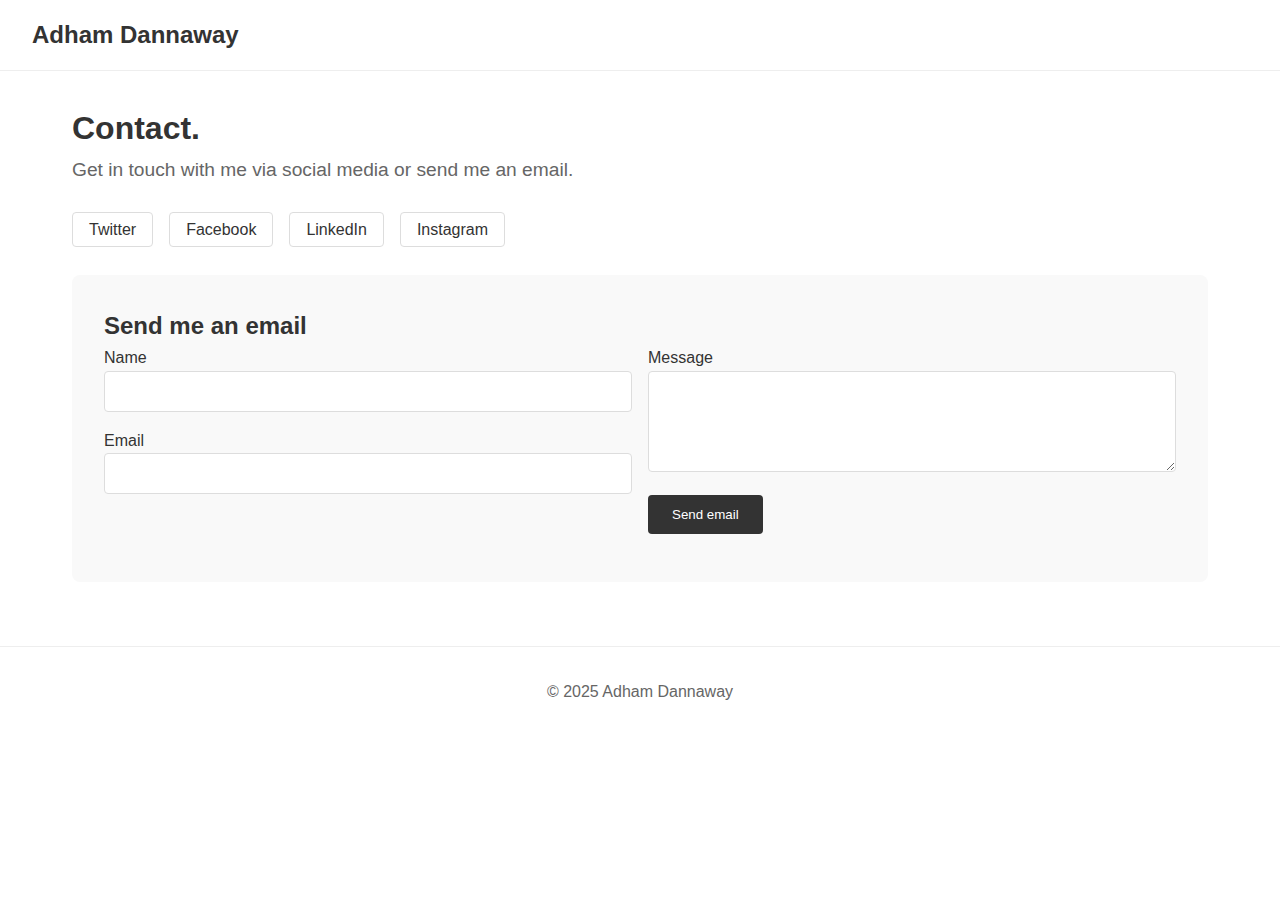
<file: contact/index.html>
<!DOCTYPE html>
<html lang="en">
<head>
    <meta charset="UTF-8">
    <meta name="viewport" content="width=device-width, initial-scale=1.0">
    <title>Contact Adham Dannaway - Product designer</title>
    <meta name="description" content="Contact Adham Dannaway via email or social media.">
    
    <!-- Styles -->
    <style>
        /* Basic reset and typography */
        * {
            margin: 0;
            padding: 0;
            box-sizing: border-box;
        }
        
        body {
            font-family: -apple-system, BlinkMacSystemFont, 'Segoe UI', Roboto, Oxygen, Ubuntu, Cantarell, sans-serif;
            line-height: 1.6;
            color: #333;
            background-color: #fff;
        }
        
        /* Header styles */
        header {
            padding: 1rem 2rem;
            border-bottom: 1px solid #eee;
        }
        
        .logo {
            font-weight: bold;
            text-decoration: none;
            color: #333;
            font-size: 1.5rem;
        }
        
        /* Main content styles */
        .content {
            max-width: 1200px;
            margin: 0 auto;
            padding: 2rem;
        }
        
        .intro {
            font-size: 1.2rem;
            margin-bottom: 2rem;
            color: #666;
        }
        
        /* Social links */
        .social-disc {
            list-style: none;
            display: flex;
            gap: 1rem;
            margin: 2rem 0;
        }
        
        .social-disc a {
            text-decoration: none;
            color: #333;
            padding: 0.5rem 1rem;
            border: 1px solid #ddd;
            border-radius: 4px;
            transition: all 0.3s ease;
        }
        
        .social-disc a:hover {
            background-color: #f5f5f5;
        }
        
        /* Form styles */
        .form {
            background-color: #f9f9f9;
            padding: 2rem;
            border-radius: 8px;
            margin-top: 2rem;
        }
        
        form p {
            margin-bottom: 1rem;
        }
        
        input, textarea {
            width: 100%;
            padding: 0.75rem;
            border: 1px solid #ddd;
            border-radius: 4px;
            font-family: inherit;
        }
        
        button {
            background-color: #333;
            color: white;
            border: none;
            padding: 0.75rem 1.5rem;
            border-radius: 4px;
            cursor: pointer;
            transition: background-color 0.3s ease;
        }
        
        button:hover {
            background-color: #555;
        }
        
        /* Footer styles */
        footer {
            text-align: center;
            padding: 2rem;
            margin-top: 2rem;
            border-top: 1px solid #eee;
            color: #666;
        }
        
        /* Responsive design */
        @media (max-width: 768px) {
            .content {
                padding: 1rem;
            }
            
            .social-disc {
                flex-direction: column;
            }
        }
    </style>
</head>
<body>
    <header>
        <a href="/" class="logo">Adham Dannaway</a>
    </header>

    <main class="content">
        <h1>Contact.</h1>
        <p class="intro">Get in touch with me via social media or send me an email.</p>
        
        <ul class="social-disc">
            <li><a href="https://www.twitter.com/AdhamDannaway" target="_blank">Twitter</a></li>
            <li><a href="https://www.facebook.com/ilikeadham" target="_blank">Facebook</a></li>
            <li><a href="https://au.linkedin.com/in/adhamdannaway" target="_blank">LinkedIn</a></li>
            <li><a href="https://www.instagram.com/adham.dannaway" target="_blank">Instagram</a></li>
        </ul>

        <section class="form">
            <h2>Send me an email</h2>
            <form action="#" method="post">
                <div style="display: grid; grid-template-columns: 1fr 1fr; gap: 1rem;">
                    <div>
                        <p>
                            <label for="name">Name</label>
                            <input type="text" id="name" name="name" required>
                        </p>
                        <p>
                            <label for="email">Email</label>
                            <input type="email" id="email" name="email" required>
                        </p>
                    </div>
                    <div>
                        <p>
                            <label for="message">Message</label>
                            <textarea id="message" name="message" rows="5" required></textarea>
                        </p>
                        <p>
                            <button type="submit">Send email</button>
                        </p>
                    </div>
                </div>
            </form>
        </section>
    </main>

    <footer>
        <p>© 2025 Adham Dannaway</p>
    </footer>
</body>
</html>
</file>
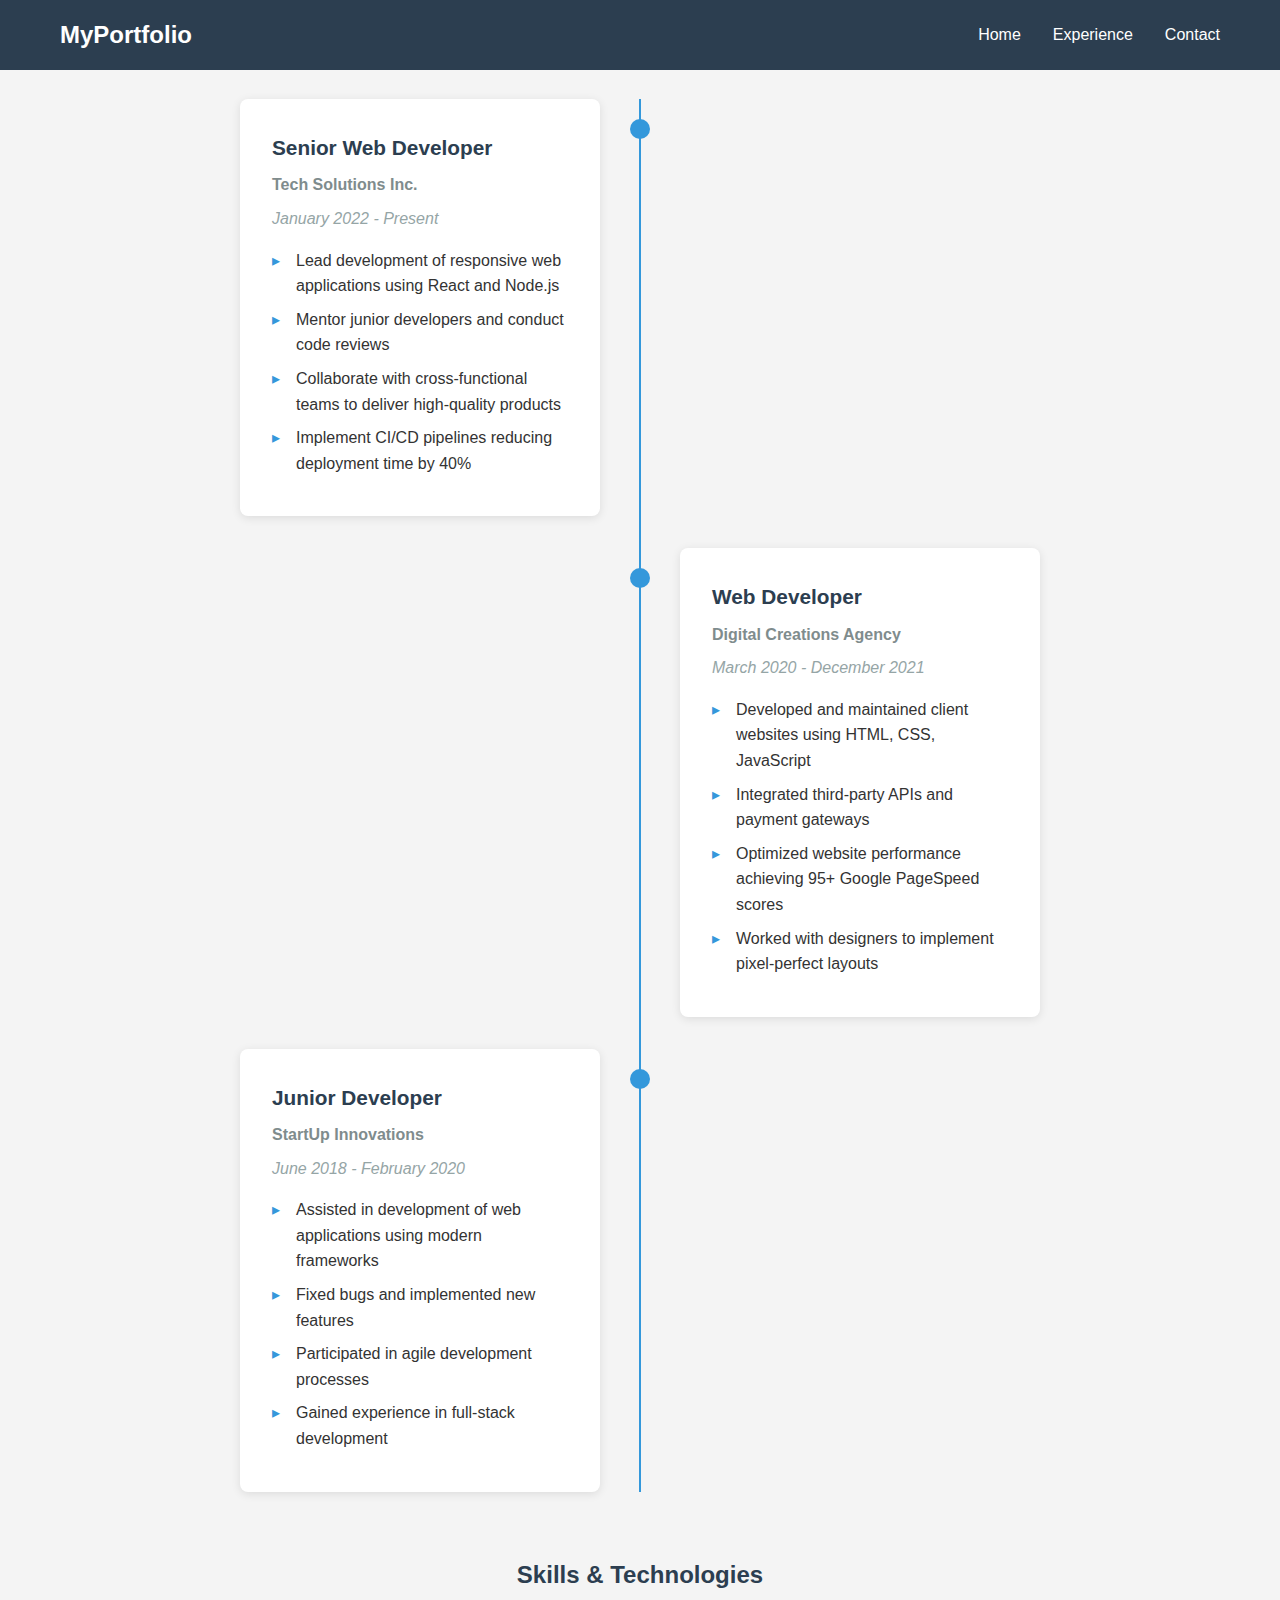
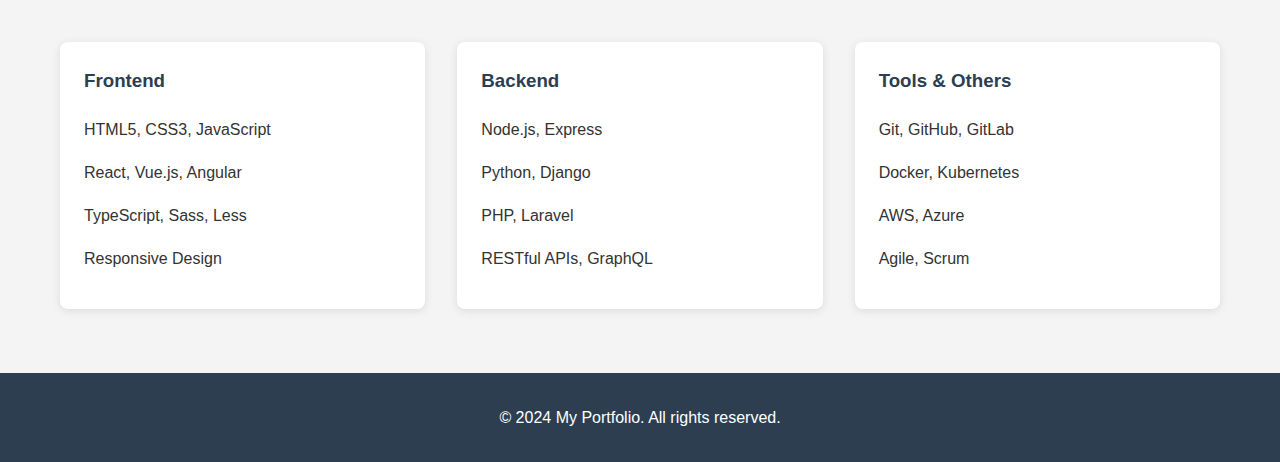
<file: experience.html>
<!DOCTYPE html>
<html lang="en">
<head>
    <meta charset="UTF-8">
    <meta name="viewport" content="width=device-width, initial-scale=1.0">
    <title>My Experience - Portfolio</title>
    <style>
        * {
            margin: 0;
            padding: 0;
            box-sizing: border-box;
        }

        body {
            font-family: 'Arial', sans-serif;
            line-height: 1.6;
            color: #333;
            background-color: #f4f4f4;
        }

        .container {
            max-width: 1200px;
            margin: 0 auto;
            padding: 0 20px;
        }

        header {
            background-color: #2c3e50;
            color: white;
            padding: 1rem 0;
            position: fixed;
            width: 100%;
            top: 0;
            z-index: 1000;
        }

        nav {
            display: flex;
            justify-content: space-between;
            align-items: center;
        }

        .logo {
            font-size: 1.5rem;
            font-weight: bold;
        }

        .nav-links {
            display: flex;
            list-style: none;
        }

        .nav-links li {
            margin-left: 2rem;
        }

        .nav-links a {
            color: white;
            text-decoration: none;
            transition: color 0.3s;
        }

        .nav-links a:hover {
            color: #3498db;
        }

        main {
            margin-top: 80px;
            padding: 2rem 0;
        }

        .section-title {
            text-align: center;
            margin-bottom: 3rem;
            color: #2c3e50;
        }

        .experience-timeline {
            position: relative;
            max-width: 800px;
            margin: 0 auto;
        }

        .experience-timeline::before {
            content: '';
            position: absolute;
            left: 50%;
            transform: translateX(-50%);
            width: 2px;
            height: 100%;
            background-color: #3498db;
        }

        .experience-item {
            background: white;
            padding: 2rem;
            margin: 2rem 0;
            border-radius: 8px;
            box-shadow: 0 2px 10px rgba(0,0,0,0.1);
            position: relative;
            width: calc(50% - 40px);
        }

        .experience-item:nth-child(odd) {
            margin-left: 0;
            margin-right: auto;
        }

        .experience-item:nth-child(even) {
            margin-left: auto;
            margin-right: 0;
        }

        .experience-item::before {
            content: '';
            position: absolute;
            top: 20px;
            width: 20px;
            height: 20px;
            background-color: #3498db;
            border-radius: 50%;
        }

        .experience-item:nth-child(odd)::before {
            right: -50px;
        }

        .experience-item:nth-child(even)::before {
            left: -50px;
        }

        .job-title {
            color: #2c3e50;
            margin-bottom: 0.5rem;
            font-size: 1.3rem;
        }

        .company {
            color: #7f8c8d;
            font-weight: bold;
            margin-bottom: 0.5rem;
        }

        .duration {
            color: #95a5a6;
            font-style: italic;
            margin-bottom: 1rem;
        }

        .responsibilities {
            list-style-type: none;
        }

        .responsibilities li {
            margin-bottom: 0.5rem;
            padding-left: 1.5rem;
            position: relative;
        }

        .responsibilities li::before {
            content: '▸';
            position: absolute;
            left: 0;
            color: #3498db;
        }

        .skills-section {
            margin-top: 4rem;
        }

        .skills-grid {
            display: grid;
            grid-template-columns: repeat(auto-fit, minmax(250px, 1fr));
            gap: 2rem;
            margin-top: 2rem;
        }

        .skill-category {
            background: white;
            padding: 1.5rem;
            border-radius: 8px;
            box-shadow: 0 2px 10px rgba(0,0,0,0.1);
        }

        .skill-category h3 {
            color: #2c3e50;
            margin-bottom: 1rem;
        }

        .skill-list {
            list-style: none;
        }

        .skill-list li {
            margin-bottom: 0.5rem;
            padding: 0.3rem 0;
        }

        footer {
            background-color: #2c3e50;
            color: white;
            text-align: center;
            padding: 2rem 0;
            margin-top: 4rem;
        }

        @media (max-width: 768px) {
            .experience-timeline::before {
                left: 20px;
            }

            .experience-item {
                width: calc(100% - 60px);
                margin-left: 60px !important;
                margin-right: 0 !important;
            }

            .experience-item::before {
                left: -40px !important;
                right: auto !important;
            }
        }
    </style>
</head>
<body>
    <header>
        <nav class="container">
            <div class="logo">MyPortfolio</div>
            <ul class="nav-links">
                <li><a href="index.html">Home</a></li>
                <li><a href="experience.html">Experience</a></li>
                <li><a href="contact.html">Contact</a></li>
            </ul>
        </nav>
    </header>

    <main class="container">
        <section class="experience-section">
            <h1 class="section-title">Professional Experience</h1>
            
            <div class="experience-timeline">
                <div class="experience-item">
                    <h2 class="job-title">Senior Web Developer</h2>
                    <p class="company">Tech Solutions Inc.</p>
                    <p class="duration">January 2022 - Present</p>
                    <ul class="responsibilities">
                        <li>Lead development of responsive web applications using React and Node.js</li>
                        <li>Mentor junior developers and conduct code reviews</li>
                        <li>Collaborate with cross-functional teams to deliver high-quality products</li>
                        <li>Implement CI/CD pipelines reducing deployment time by 40%</li>
                    </ul>
                </div>

                <div class="experience-item">
                    <h2 class="job-title">Web Developer</h2>
                    <p class="company">Digital Creations Agency</p>
                    <p class="duration">March 2020 - December 2021</p>
                    <ul class="responsibilities">
                        <li>Developed and maintained client websites using HTML, CSS, JavaScript</li>
                        <li>Integrated third-party APIs and payment gateways</li>
                        <li>Optimized website performance achieving 95+ Google PageSpeed scores</li>
                        <li>Worked with designers to implement pixel-perfect layouts</li>
                    </ul>
                </div>

                <div class="experience-item">
                    <h2 class="job-title">Junior Developer</h2>
                    <p class="company">StartUp Innovations</p>
                    <p class="duration">June 2018 - February 2020</p>
                    <ul class="responsibilities">
                        <li>Assisted in development of web applications using modern frameworks</li>
                        <li>Fixed bugs and implemented new features</li>
                        <li>Participated in agile development processes</li>
                        <li>Gained experience in full-stack development</li>
                    </ul>
                </div>
            </div>
        </section>

        <section class="skills-section">
            <h2 class="section-title">Skills & Technologies</h2>
            <div class="skills-grid">
                <div class="skill-category">
                    <h3>Frontend</h3>
                    <ul class="skill-list">
                        <li>HTML5, CSS3, JavaScript</li>
                        <li>React, Vue.js, Angular</li>
                        <li>TypeScript, Sass, Less</li>
                        <li>Responsive Design</li>
                    </ul>
                </div>

                <div class="skill-category">
                    <h3>Backend</h3>
                    <ul class="skill-list">
                        <li>Node.js, Express</li>
                        <li>Python, Django</li>
                        <li>PHP, Laravel</li>
                        <li>RESTful APIs, GraphQL</li>
                    </ul>
                </div>

                <div class="skill-category">
                    <h3>Tools & Others</h3>
                    <ul class="skill-list">
                        <li>Git, GitHub, GitLab</li>
                        <li>Docker, Kubernetes</li>
                        <li>AWS, Azure</li>
                        <li>Agile, Scrum</li>
                    </ul>
                </div>
            </div>
        </section>
    </main>

    <footer>
        <div class="container">
            <p>&copy; 2024 My Portfolio. All rights reserved.</p>
        </div>
    </footer>
</body>
</html>
</file>
